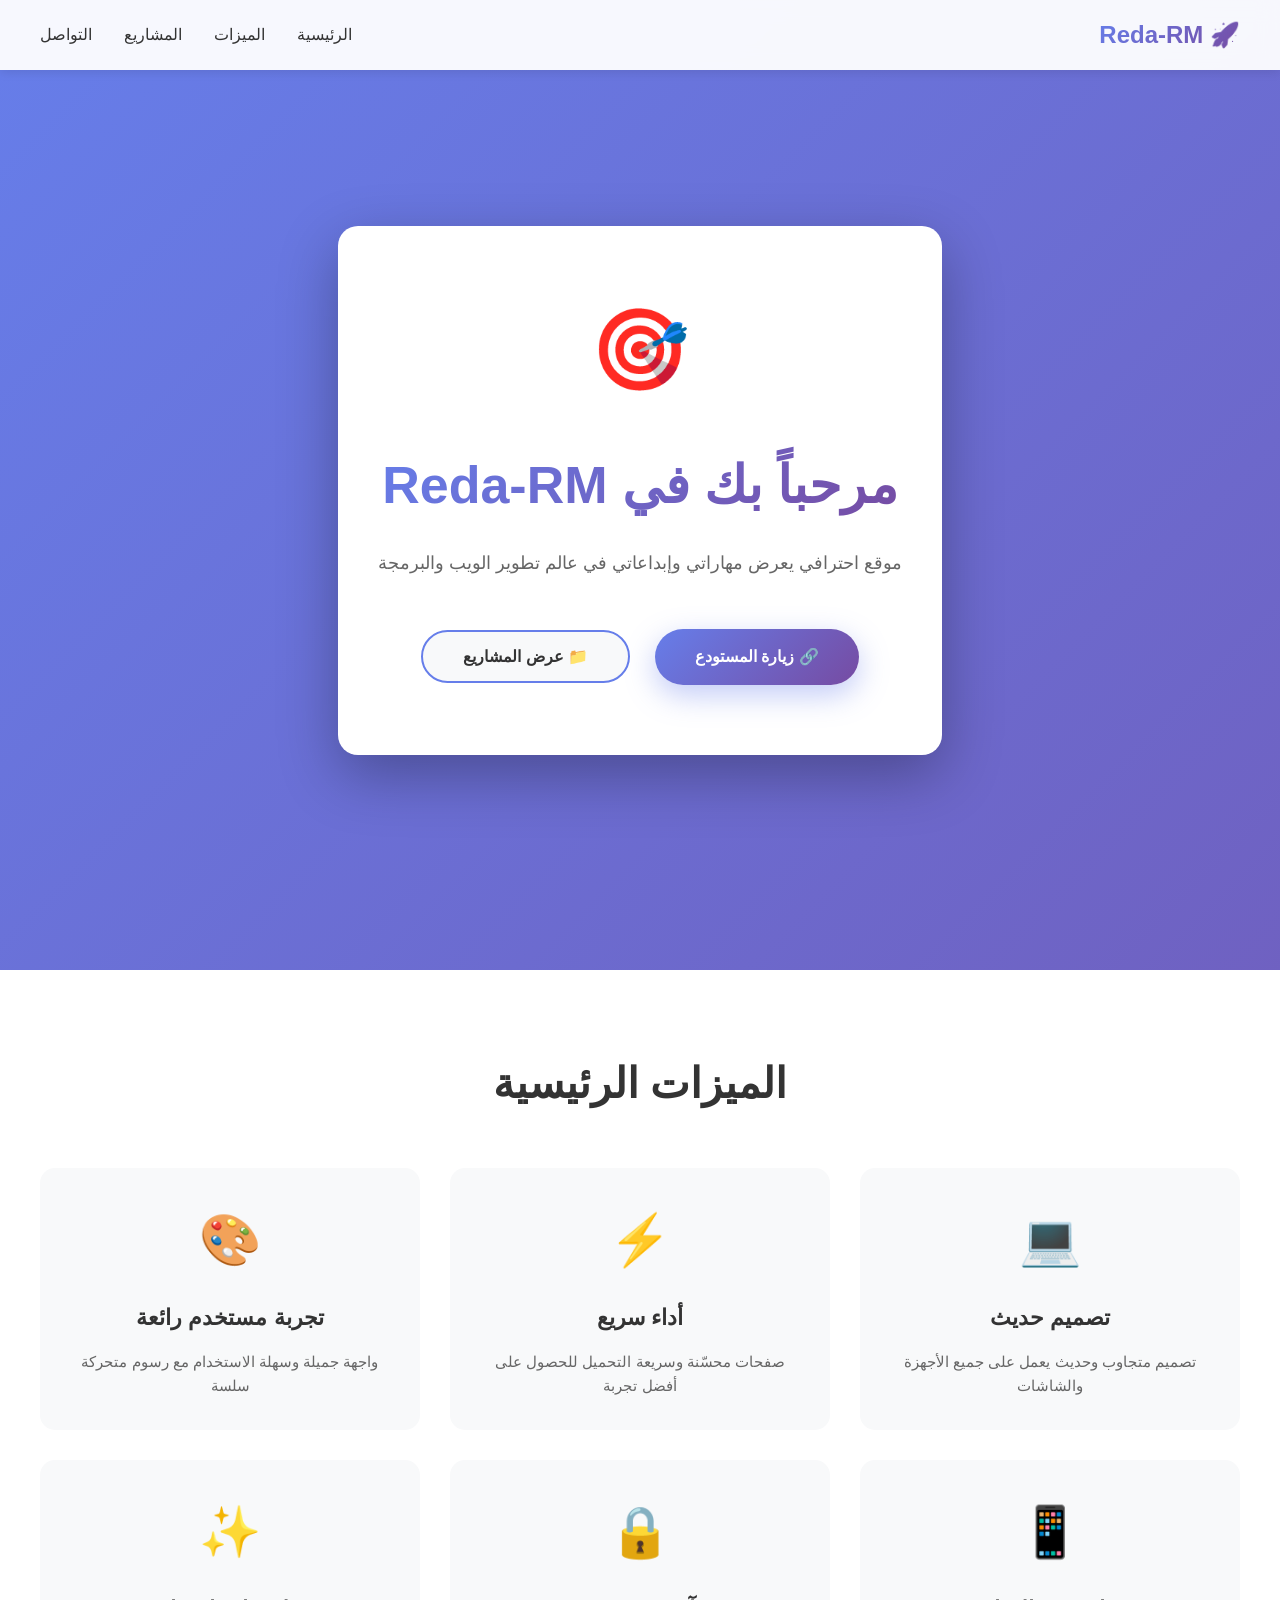
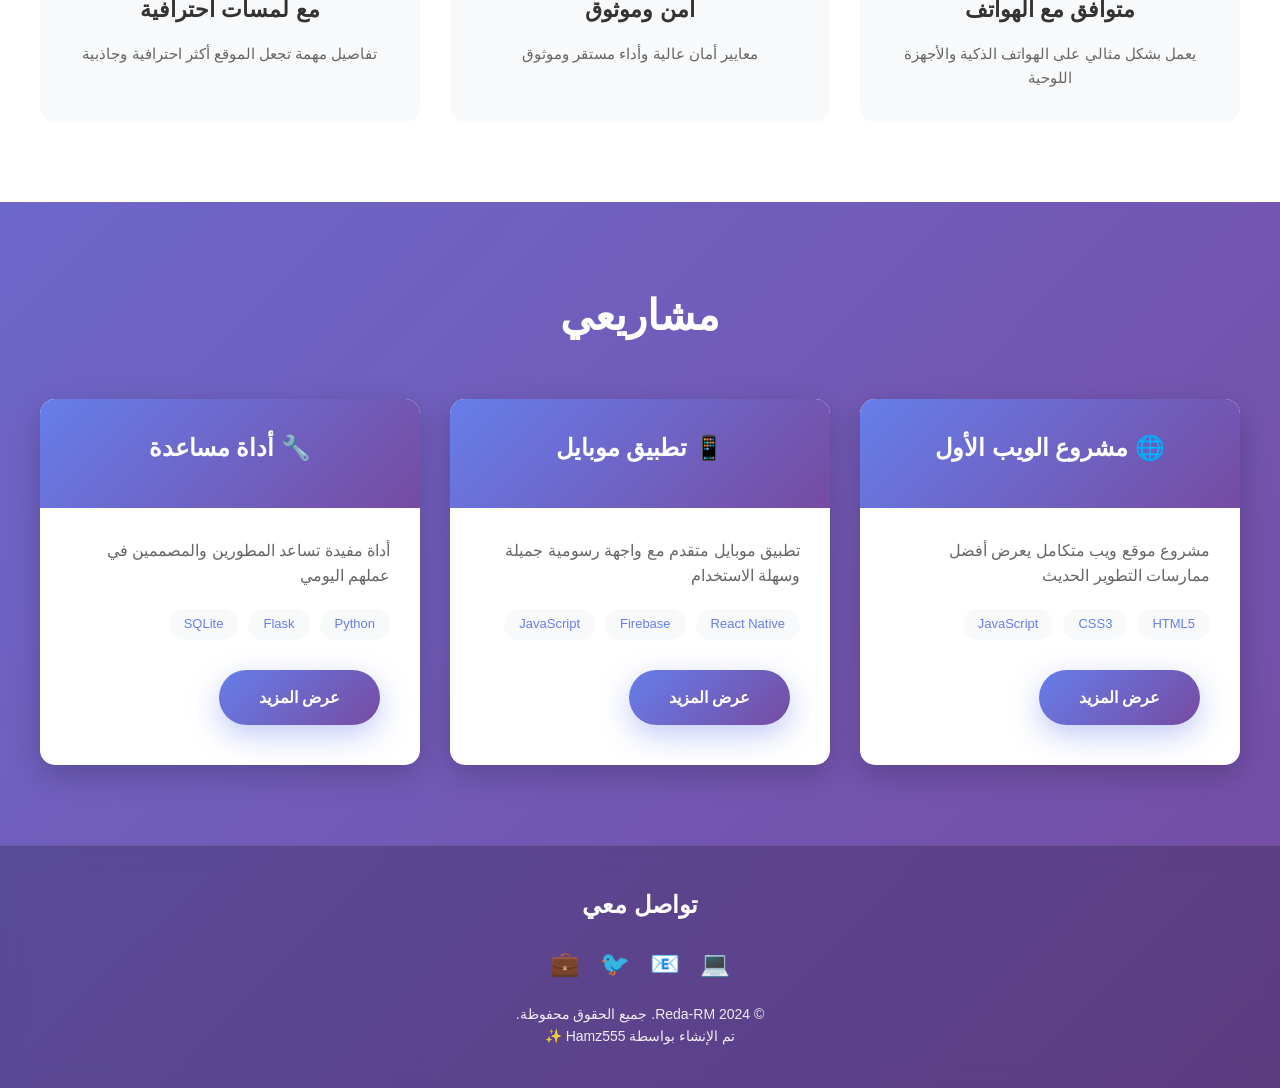
<file: index.html>
<!DOCTYPE html>
<html lang="ar" dir="rtl">
<head>
    <meta charset="UTF-8">
    <meta name="viewport" content="width=device-width, initial-scale=1.0">
    <meta name="description" content="مشروع ريدا - موقع احترافي يعرض مهاراتي وأعمالي">
    <meta name="keywords" content="ريدا، HTML، CSS، مشروع، GitHub">
    <meta name="author" content="Hamz555">
    <title>Reda-RM | مشروع احترافي</title>
    <style>
        * {
            margin: 0;
            padding: 0;
            box-sizing: border-box;
        }
        
        :root {
            --primary-color: #667eea;
            --secondary-color: #764ba2;
            --text-dark: #333;
            --text-light: #666;
            --bg-light: #f8f9fa;
            --white: #ffffff;
            --shadow: 0 20px 60px rgba(0, 0, 0, 0.3);
            --shadow-hover: 0 15px 40px rgba(102, 126, 234, 0.6);
        }
        
        html {
            scroll-behavior: smooth;
        }
        
        body {
            font-family: 'Segoe UI', Tahoma, Geneva, Verdana, sans-serif;
            background: linear-gradient(135deg, var(--primary-color) 0%, var(--secondary-color) 100%);
            min-height: 100vh;
            color: var(--text-dark);
            line-height: 1.6;
        }
        
        /* Navigation */
        nav {
            background: rgba(255, 255, 255, 0.95);
            backdrop-filter: blur(10px);
            padding: 1rem 2rem;
            position: sticky;
            top: 0;
            z-index: 100;
            box-shadow: 0 2px 10px rgba(0, 0, 0, 0.1);
        }
        
        nav .container {
            max-width: 1200px;
            margin: 0 auto;
            display: flex;
            justify-content: space-between;
            align-items: center;
        }
        
        nav .logo {
            font-size: 24px;
            font-weight: bold;
            background: linear-gradient(135deg, var(--primary-color) 0%, var(--secondary-color) 100%);
            -webkit-background-clip: text;
            -webkit-text-fill-color: transparent;
            background-clip: text;
        }
        
        nav ul {
            list-style: none;
            display: flex;
            gap: 2rem;
        }
        
        nav a {
            text-decoration: none;
            color: var(--text-dark);
            font-weight: 500;
            transition: color 0.3s;
        }
        
        nav a:hover {
            color: var(--primary-color);
        }
        
        /* Hero Section */
        .hero {
            display: flex;
            justify-content: center;
            align-items: center;
            min-height: calc(100vh - 60px);
            padding: 40px 20px;
        }
        
        .hero .container {
            background: var(--white);
            border-radius: 20px;
            box-shadow: var(--shadow);
            padding: 60px 40px;
            text-align: center;
            max-width: 700px;
            animation: slideUp 0.8s ease-out;
        }
        
        @keyframes slideUp {
            from {
                opacity: 0;
                transform: translateY(40px);
            }
            to {
                opacity: 1;
                transform: translateY(0);
            }
        }
        
        .emoji {
            font-size: 80px;
            margin-bottom: 30px;
            animation: bounce 2s infinite;
        }
        
        @keyframes bounce {
            0%, 100% { transform: translateY(0); }
            50% { transform: translateY(-20px); }
        }
        
        h1 {
            color: var(--text-dark);
            font-size: 52px;
            margin-bottom: 20px;
            background: linear-gradient(135deg, var(--primary-color) 0%, var(--secondary-color) 100%);
            -webkit-background-clip: text;
            -webkit-text-fill-color: transparent;
            background-clip: text;
        }
        
        .description {
            color: var(--text-light);
            font-size: 18px;
            margin-bottom: 40px;
            line-height: 1.8;
        }
        
        /* Button Styles */
        .btn {
            display: inline-block;
            padding: 15px 40px;
            border-radius: 50px;
            text-decoration: none;
            font-weight: bold;
            font-size: 16px;
            transition: all 0.3s ease;
            border: none;
            cursor: pointer;
            margin: 10px;
        }
        
        .btn-primary {
            background: linear-gradient(135deg, var(--primary-color) 0%, var(--secondary-color) 100%);
            color: var(--white);
            box-shadow: 0 10px 30px rgba(102, 126, 234, 0.4);
        }
        
        .btn-primary:hover {
            transform: translateY(-3px);
            box-shadow: var(--shadow-hover);
        }
        
        .btn-secondary {
            background: var(--bg-light);
            color: var(--text-dark);
            border: 2px solid var(--primary-color);
        }
        
        .btn-secondary:hover {
            background: var(--primary-color);
            color: var(--white);
        }
        
        /* Features Section */
        .features {
            background: var(--white);
            padding: 80px 20px;
            margin-top: 60px;
        }
        
        .features .container {
            max-width: 1200px;
            margin: 0 auto;
        }
        
        .features h2 {
            text-align: center;
            font-size: 42px;
            margin-bottom: 50px;
            color: var(--text-dark);
        }
        
        .features-grid {
            display: grid;
            grid-template-columns: repeat(auto-fit, minmax(280px, 1fr));
            gap: 30px;
        }
        
        .feature-card {
            background: var(--bg-light);
            padding: 30px;
            border-radius: 15px;
            text-align: center;
            transition: all 0.3s ease;
            border: 2px solid transparent;
        }
        
        .feature-card:hover {
            border-color: var(--primary-color);
            transform: translateY(-5px);
            box-shadow: 0 10px 30px rgba(0, 0, 0, 0.1);
        }
        
        .feature-icon {
            font-size: 50px;
            margin-bottom: 20px;
        }
        
        .feature-card h3 {
            font-size: 22px;
            margin-bottom: 15px;
            color: var(--text-dark);
        }
        
        .feature-card p {
            color: var(--text-light);
            font-size: 15px;
        }
        
        /* Projects Section */
        .projects {
            padding: 80px 20px;
        }
        
        .projects .container {
            max-width: 1200px;
            margin: 0 auto;
        }
        
        .projects h2 {
            text-align: center;
            font-size: 42px;
            margin-bottom: 50px;
            color: var(--white);
        }
        
        .projects-grid {
            display: grid;
            grid-template-columns: repeat(auto-fit, minmax(300px, 1fr));
            gap: 30px;
        }
        
        .project-card {
            background: var(--white);
            border-radius: 15px;
            overflow: hidden;
            box-shadow: 0 10px 30px rgba(0, 0, 0, 0.2);
            transition: all 0.3s ease;
            animation: fadeIn 0.8s ease-out;
        }
        
        @keyframes fadeIn {
            from {
                opacity: 0;
                transform: translateY(20px);
            }
            to {
                opacity: 1;
                transform: translateY(0);
            }
        }
        
        .project-card:hover {
            transform: translateY(-10px);
            box-shadow: 0 20px 50px rgba(0, 0, 0, 0.3);
        }
        
        .project-header {
            background: linear-gradient(135deg, var(--primary-color) 0%, var(--secondary-color) 100%);
            padding: 30px;
            color: var(--white);
            text-align: center;
        }
        
        .project-header h3 {
            font-size: 24px;
            margin-bottom: 10px;
        }
        
        .project-content {
            padding: 30px;
        }
        
        .project-content p {
            color: var(--text-light);
            margin-bottom: 20px;
        }
        
        .tech-tags {
            display: flex;
            flex-wrap: wrap;
            gap: 10px;
            margin-bottom: 20px;
        }
        
        .tech-tag {
            background: var(--bg-light);
            color: var(--primary-color);
            padding: 5px 15px;
            border-radius: 20px;
            font-size: 13px;
            font-weight: 500;
        }
        
        /* Footer */
        footer {
            background: rgba(0, 0, 0, 0.2);
            color: var(--white);
            text-align: center;
            padding: 40px 20px;
            backdrop-filter: blur(10px);
            border-top: 1px solid rgba(255, 255, 255, 0.1);
        }
        
        .footer-content {
            max-width: 1200px;
            margin: 0 auto;
        }
        
        .social-links {
            margin: 20px 0;
            display: flex;
            justify-content: center;
            gap: 20px;
            flex-wrap: wrap;
        }
        
        .social-links a {
            color: var(--white);
            text-decoration: none;
            font-size: 24px;
            transition: transform 0.3s;
        }
        
        .social-links a:hover {
            transform: scale(1.2);
        }
        
        .footer-text {
            margin-top: 20px;
            font-size: 14px;
            opacity: 0.9;
        }
        
        /* Responsive Design */
        @media (max-width: 768px) {
            nav ul {
                gap: 1rem;
            }
            
            h1 {
                font-size: 36px;
            }
            
            .hero .container {
                padding: 40px 30px;
            }
            
            .emoji {
                font-size: 60px;
            }
            
            .features h2,
            .projects h2 {
                font-size: 32px;
            }
            
            .features {
                padding: 60px 20px;
            }
            
            .projects {
                padding: 60px 20px;
            }
        }
        
        @media (max-width: 480px) {
            nav ul {
                flex-direction: column;
                gap: 0.5rem;
            }
            
            h1 {
                font-size: 28px;
            }
            
            .description {
                font-size: 16px;
            }
            
            .btn {
                display: block;
                margin: 10px 0;
            }
        }
        
        /* Scroll to top button */
        .scroll-top {
            position: fixed;
            bottom: 30px;
            right: 30px;
            width: 50px;
            height: 50px;
            background: linear-gradient(135deg, var(--primary-color) 0%, var(--secondary-color) 100%);
            color: var(--white);
            border: none;
            border-radius: 50%;
            cursor: pointer;
            display: none;
            justify-content: center;
            align-items: center;
            font-size: 24px;
            box-shadow: 0 10px 30px rgba(102, 126, 234, 0.4);
            transition: all 0.3s ease;
            z-index: 99;
        }
        
        .scroll-top:hover {
            transform: translateY(-5px);
            box-shadow: var(--shadow-hover);
        }
        
        .scroll-top.show {
            display: flex;
        }
    </style>
</head>
<body>
    <!-- Navigation -->
    <nav>
        <div class="container">
            <div class="logo">🚀 Reda-RM</div>
            <ul>
                <li><a href="#hero">الرئيسية</a></li>
                <li><a href="#features">الميزات</a></li>
                <li><a href="#projects">المشاريع</a></li>
                <li><a href="#contact">التواصل</a></li>
            </ul>
        </div>
    </nav>
    
    <!-- Hero Section -->
    <section class="hero" id="hero">
        <div class="container">
            <div class="emoji">🎯</div>
            <h1>مرحباً بك في Reda-RM</h1>
            <p class="description">
                موقع احترافي يعرض مهاراتي وإبداعاتي في عالم تطوير الويب والبرمجة
            </p>
            <div>
                <a href="https://github.com/Hamz555/Reda-RM" class="btn btn-primary" target="_blank">
                    🔗 زيارة المستودع
                </a>
                <button class="btn btn-secondary" onclick="document.getElementById('projects').scrollIntoView(true)">
                    📁 عرض المشاريع
                </button>
            </div>
        </div>
    </section>
    
    <!-- Features Section -->
    <section class="features" id="features">
        <div class="container">
            <h2>الميزات الرئيسية</h2>
            <div class="features-grid">
                <div class="feature-card">
                    <div class="feature-icon">💻</div>
                    <h3>تصميم حديث</h3>
                    <p>تصميم متجاوب وحديث يعمل على جميع الأجهزة والشاشات</p>
                </div>
                <div class="feature-card">
                    <div class="feature-icon">⚡</div>
                    <h3>أداء سريع</h3>
                    <p>صفحات محسّنة وسريعة التحميل للحصول على أفضل تجربة</p>
                </div>
                <div class="feature-card">
                    <div class="feature-icon">🎨</div>
                    <h3>تجربة مستخدم رائعة</h3>
                    <p>واجهة جميلة وسهلة الاستخدام مع رسوم متحركة سلسة</p>
                </div>
                <div class="feature-card">
                    <div class="feature-icon">📱</div>
                    <h3>متوافق مع الهواتف</h3>
                    <p>يعمل بشكل مثالي على الهواتف الذكية والأجهزة اللوحية</p>
                </div>
                <div class="feature-card">
                    <div class="feature-icon">🔒</div>
                    <h3>آمن وموثوق</h3>
                    <p>معايير أمان عالية وأداء مستقر وموثوق</p>
                </div>
                <div class="feature-card">
                    <div class="feature-icon">✨</div>
                    <h3>مع لمسات احترافية</h3>
                    <p>تفاصيل مهمة تجعل الموقع أكثر احترافية وجاذبية</p>
                </div>
            </div>
        </div>
    </section>
    
    <!-- Projects Section -->
    <section class="projects" id="projects">
        <div class="container">
            <h2>مشاريعي</h2>
            <div class="projects-grid">
                <div class="project-card">
                    <div class="project-header">
                        <h3>🌐 مشروع الويب الأول</h3>
                    </div>
                    <div class="project-content">
                        <p>مشروع موقع ويب متكامل يعرض أفضل ممارسات التطوير الحديث</p>
                        <div class="tech-tags">
                            <span class="tech-tag">HTML5</span>
                            <span class="tech-tag">CSS3</span>
                            <span class="tech-tag">JavaScript</span>
                        </div>
                        <a href="#" class="btn btn-primary">عرض المزيد</a>
                    </div>
                </div>
                
                <div class="project-card">
                    <div class="project-header">
                        <h3>📱 تطبيق موبايل</h3>
                    </div>
                    <div class="project-content">
                        <p>تطبيق موبايل متقدم مع واجهة رسومية جميلة وسهلة الاستخدام</p>
                        <div class="tech-tags">
                            <span class="tech-tag">React Native</span>
                            <span class="tech-tag">Firebase</span>
                            <span class="tech-tag">JavaScript</span>
                        </div>
                        <a href="#" class="btn btn-primary">عرض المزيد</a>
                    </div>
                </div>
                
                <div class="project-card">
                    <div class="project-header">
                        <h3>🔧 أداة مساعدة</h3>
                    </div>
                    <div class="project-content">
                        <p>أداة مفيدة تساعد المطورين والمصممين في عملهم اليومي</p>
                        <div class="tech-tags">
                            <span class="tech-tag">Python</span>
                            <span class="tech-tag">Flask</span>
                            <span class="tech-tag">SQLite</span>
                        </div>
                        <a href="#" class="btn btn-primary">عرض المزيد</a>
                    </div>
                </div>
            </div>
        </div>
    </section>
    
    <!-- Footer -->
    <footer id="contact">
        <div class="footer-content">
            <h2>تواصل معي</h2>
            <div class="social-links">
                <a href="https://github.com/Hamz555" target="_blank" title="GitHub">💻</a>
                <a href="mailto:contact@example.com" title="البريد الإلكتروني">📧</a>
                <a href="https://twitter.com" target="_blank" title="Twitter">🐦</a>
                <a href="https://linkedin.com" target="_blank" title="LinkedIn">💼</a>
            </div>
            <div class="footer-text">
                <p>© 2024 Reda-RM. جميع الحقوق محفوظة.</p>
                <p>تم الإنشاء بواسطة Hamz555 ✨</p>
            </div>
        </div>
    </footer>
    
    <!-- Scroll to Top Button -->
    <button class="scroll-top" id="scrollTop">⬆</button>
    
    <!-- JavaScript -->
    <script>
        // Scroll to top button functionality
        const scrollTopBtn = document.getElementById('scrollTop');
        
        window.addEventListener('scroll', () => {
            if (window.pageYOffset > 300) {
                scrollTopBtn.classList.add('show');
            } else {
                scrollTopBtn.classList.remove('show');
            }
        });
        
        scrollTopBtn.addEventListener('click', () => {
            window.scrollTo({
                top: 0,
                behavior: 'smooth'
            });
        });
        
        // Smooth scroll for navigation links
        document.querySelectorAll('a[href^="#"]').forEach(anchor => {
            anchor.addEventListener('click', function (e) {
                const href = this.getAttribute('href');
                if (href !== '#' && document.querySelector(href)) {
                    e.preventDefault();
                    document.querySelector(href).scrollIntoView({
                        behavior: 'smooth'
                    });
                }
            });
        });
        
        // Add animation on scroll
        const observerOptions = {
            threshold: 0.1,
            rootMargin: '0px 0px -100px 0px'
        };
        
        const observer = new IntersectionObserver((entries) => {
            entries.forEach(entry => {
                if (entry.isIntersecting) {
                    entry.target.style.opacity = '1';
                    entry.target.style.transform = 'translateY(0)';
                }
            });
        }, observerOptions);
        
        document.querySelectorAll('.feature-card, .project-card').forEach(card => {
            card.style.opacity = '0';
            card.style.transform = 'translateY(20px)';
            card.style.transition = 'opacity 0.6s ease, transform 0.6s ease';
            observer.observe(card);
        });
    </script>
</body>
</html>
</file>
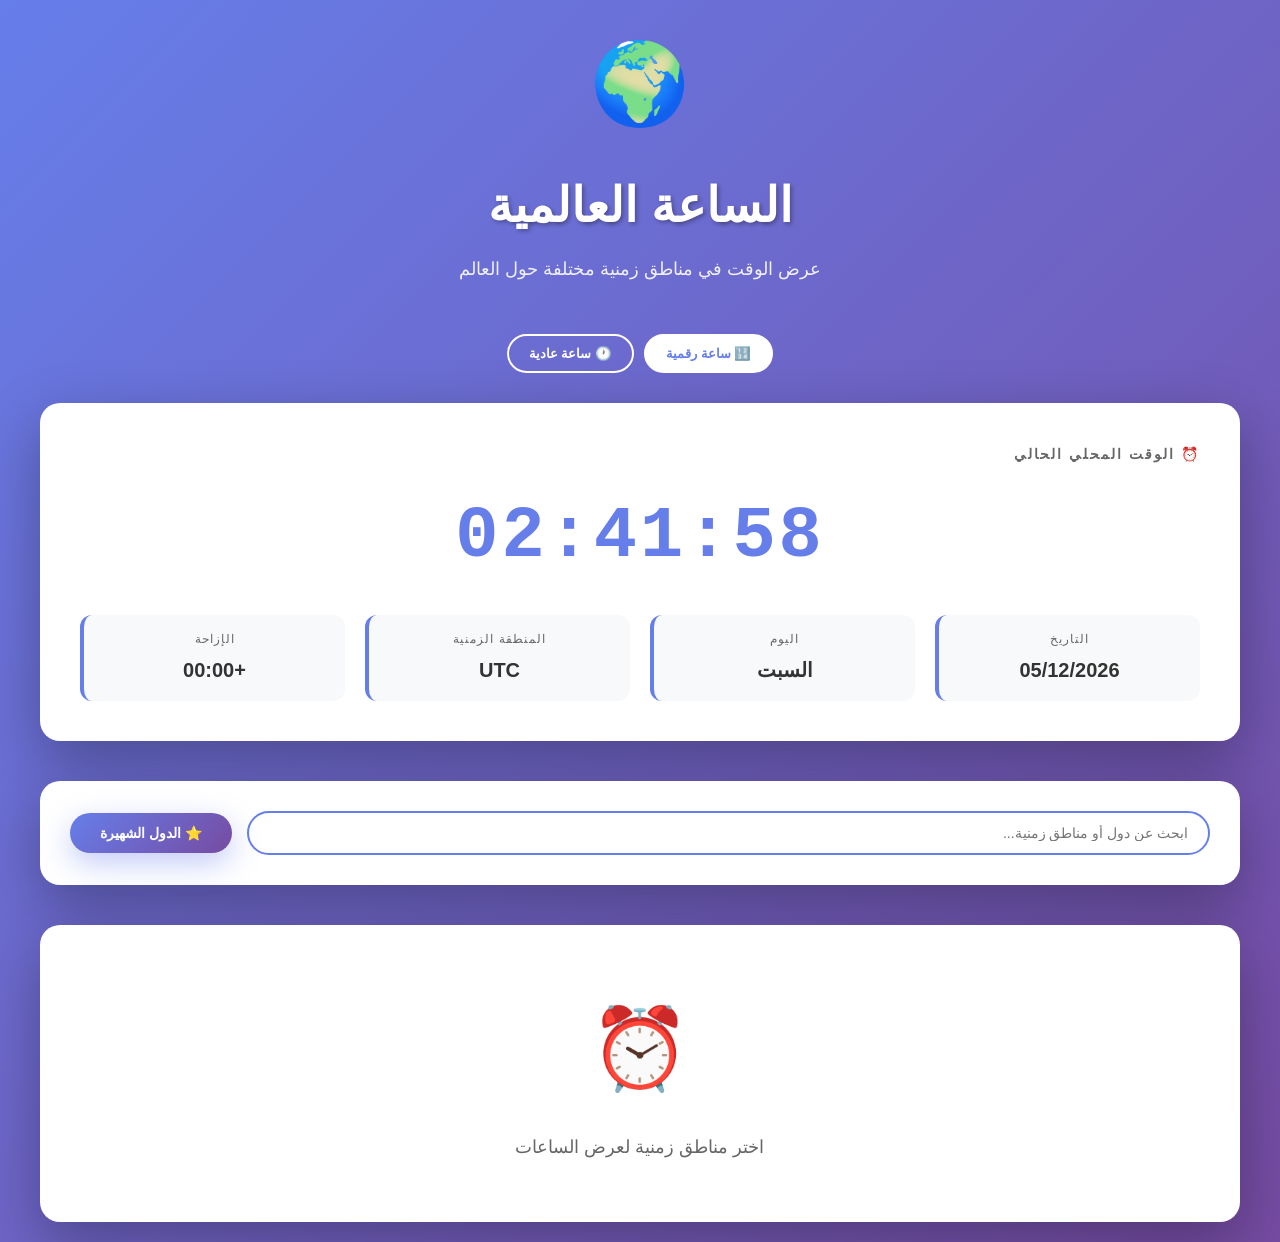
<file: world-clock.html>
<!DOCTYPE html>
<html lang="ar" dir="rtl">
<head>
    <meta charset="UTF-8">
    <meta name="viewport" content="width=device-width, initial-scale=1.0">
    <meta name="description" content="ساعة رقمية عالمية - عرض الوقت في مناطق زمنية مختلفة حول العالم">
    <title>الساعة العالمية - World Clock</title>
    <style>
        * {
            margin: 0;
            padding: 0;
            box-sizing: border-box;
        }

        :root {
            --primary-color: #667eea;
            --secondary-color: #764ba2;
            --success-color: #10b981;
            --text-dark: #333;
            --text-light: #666;
            --bg-light: #f8f9fa;
            --white: #ffffff;
            --shadow: 0 20px 60px rgba(0, 0, 0, 0.3);
            --shadow-hover: 0 15px 40px rgba(102, 126, 234, 0.6);
        }

        html {
            scroll-behavior: smooth;
        }

        body {
            font-family: 'Segoe UI', Tahoma, Geneva, Verdana, sans-serif;
            background: linear-gradient(135deg, var(--primary-color) 0%, var(--secondary-color) 100%);
            min-height: 100vh;
            color: var(--text-dark);
            line-height: 1.6;
            padding: 20px;
        }

        /* Main Container */
        .container {
            max-width: 1200px;
            margin: 0 auto;
        }

        /* Header */
        .header {
            text-align: center;
            color: var(--white);
            margin-bottom: 50px;
            animation: slideDown 0.8s ease-out;
        }

        @keyframes slideDown {
            from {
                opacity: 0;
                transform: translateY(-30px);
            }
            to {
                opacity: 1;
                transform: translateY(0);
            }
        }

        .header-emoji {
            font-size: 80px;
            margin-bottom: 20px;
            animation: rotate 20s linear infinite;
        }

        @keyframes rotate {
            0%, 100% { transform: rotate(0deg); }
            25% { transform: rotate(5deg); }
            50% { transform: rotate(0deg); }
            75% { transform: rotate(-5deg); }
        }

        h1 {
            font-size: 48px;
            margin-bottom: 10px;
            text-shadow: 2px 2px 4px rgba(0, 0, 0, 0.3);
        }

        .subtitle {
            font-size: 18px;
            opacity: 0.9;
        }

        /* Local Time Display */
        .local-time-section {
            background: var(--white);
            border-radius: 20px;
            padding: 40px;
            margin-bottom: 40px;
            box-shadow: var(--shadow);
            animation: slideUp 0.8s ease-out;
        }

        @keyframes slideUp {
            from {
                opacity: 0;
                transform: translateY(30px);
            }
            to {
                opacity: 1;
                transform: translateY(0);
            }
        }

        .local-time-label {
            font-size: 14px;
            color: var(--text-light);
            text-transform: uppercase;
            letter-spacing: 2px;
            margin-bottom: 15px;
            font-weight: 600;
        }

        .local-time-display {
            font-size: 72px;
            font-weight: bold;
            color: var(--primary-color);
            font-family: 'Courier New', monospace;
            text-align: center;
            margin-bottom: 20px;
            letter-spacing: 3px;
        }

        .local-info {
            display: grid;
            grid-template-columns: repeat(auto-fit, minmax(150px, 1fr));
            gap: 20px;
            text-align: center;
        }

        .info-item {
            background: var(--bg-light);
            padding: 15px;
            border-radius: 12px;
            border-left: 4px solid var(--primary-color);
        }

        .info-label {
            font-size: 12px;
            color: var(--text-light);
            text-transform: uppercase;
            letter-spacing: 1px;
            margin-bottom: 5px;
        }

        .info-value {
            font-size: 20px;
            font-weight: bold;
            color: var(--text-dark);
        }

        /* Controls Section */
        .controls-section {
            background: var(--white);
            border-radius: 20px;
            padding: 30px;
            margin-bottom: 40px;
            box-shadow: var(--shadow);
            display: flex;
            flex-wrap: wrap;
            gap: 15px;
            align-items: center;
            justify-content: center;
        }

        .search-box {
            flex: 1;
            min-width: 200px;
            padding: 12px 20px;
            border: 2px solid var(--primary-color);
            border-radius: 25px;
            font-size: 14px;
            outline: none;
            transition: all 0.3s ease;
        }

        .search-box:focus {
            box-shadow: 0 0 0 3px rgba(102, 126, 234, 0.1);
        }

        .btn {
            padding: 12px 30px;
            border: none;
            border-radius: 25px;
            font-size: 14px;
            font-weight: 600;
            cursor: pointer;
            transition: all 0.3s ease;
            display: flex;
            align-items: center;
            gap: 8px;
        }

        .btn-primary {
            background: linear-gradient(135deg, var(--primary-color) 0%, var(--secondary-color) 100%);
            color: var(--white);
            box-shadow: 0 10px 30px rgba(102, 126, 234, 0.4);
        }

        .btn-primary:hover {
            transform: translateY(-3px);
            box-shadow: var(--shadow-hover);
        }

        .btn:active {
            transform: translateY(-1px);
        }

        .btn:disabled {
            opacity: 0.6;
            cursor: not-allowed;
            transform: none;
        }

        /* Timezone Buttons */
        .preset-timezones {
            display: flex;
            flex-wrap: wrap;
            gap: 10px;
            justify-content: center;
        }

        .tz-btn {
            padding: 10px 18px;
            border: 2px solid var(--primary-color);
            background: var(--white);
            color: var(--primary-color);
            border-radius: 20px;
            cursor: pointer;
            font-size: 12px;
            font-weight: 600;
            transition: all 0.3s ease;
        }

        .tz-btn:hover {
            background: var(--primary-color);
            color: var(--white);
            transform: translateY(-2px);
        }

        /* Clocks Grid */
        .clocks-grid {
            display: grid;
            grid-template-columns: repeat(auto-fit, minmax(280px, 1fr));
            gap: 25px;
            margin-bottom: 40px;
        }

        .clock-card {
            background: var(--white);
            border-radius: 20px;
            padding: 30px;
            box-shadow: var(--shadow);
            transition: all 0.3s ease;
            animation: fadeIn 0.6s ease-out;
            position: relative;
            overflow: hidden;
        }

        @keyframes fadeIn {
            from {
                opacity: 0;
                transform: scale(0.95);
            }
            to {
                opacity: 1;
                transform: scale(1);
            }
        }

        .clock-card:hover {
            transform: translateY(-10px);
            box-shadow: 0 20px 50px rgba(0, 0, 0, 0.3);
        }

        .clock-card::before {
            content: '';
            position: absolute;
            top: 0;
            left: 0;
            right: 0;
            height: 4px;
            background: linear-gradient(90deg, var(--primary-color) 0%, var(--secondary-color) 100%);
        }

        .timezone-name {
            font-size: 12px;
            color: var(--text-light);
            text-transform: uppercase;
            letter-spacing: 1px;
            margin-bottom: 10px;
            font-weight: 600;
        }

        .country-name {
            font-size: 18px;
            color: var(--text-dark);
            font-weight: bold;
            margin-bottom: 20px;
        }

        .digital-clock {
            font-size: 48px;
            font-weight: bold;
            color: var(--primary-color);
            font-family: 'Courier New', monospace;
            text-align: center;
            margin-bottom: 15px;
            letter-spacing: 2px;
            text-shadow: 0 2px 4px rgba(0, 0, 0, 0.1);
        }

        .clock-info {
            display: flex;
            justify-content: space-between;
            text-align: center;
            margin-bottom: 15px;
            padding: 0 10px;
        }

        .info-small {
            flex: 1;
        }

        .info-small-label {
            font-size: 11px;
            color: var(--text-light);
            text-transform: uppercase;
            letter-spacing: 1px;
        }

        .info-small-value {
            font-size: 14px;
            color: var(--text-dark);
            font-weight: 600;
            margin-top: 4px;
        }

        .clock-actions {
            display: flex;
            gap: 10px;
            justify-content: center;
            margin-top: 15px;
        }

        .action-btn {
            flex: 1;
            padding: 8px;
            border: 2px solid var(--bg-light);
            background: var(--white);
            color: var(--primary-color);
            border-radius: 8px;
            cursor: pointer;
            font-size: 16px;
            transition: all 0.3s ease;
        }

        .action-btn:hover {
            border-color: var(--primary-color);
            background: var(--bg-light);
        }

        .remove-btn:hover {
            border-color: #ef4444;
            color: #ef4444;
        }

        /* Analog Clock */
        .analog-clock {
            position: relative;
            width: 200px;
            height: 200px;
            margin: 0 auto 20px;
            border: 8px solid var(--primary-color);
            border-radius: 50%;
            background: linear-gradient(135deg, #f0f4ff 0%, #f5e6ff 100%);
            box-shadow: 0 10px 30px rgba(102, 126, 234, 0.2);
        }

        .center-dot {
            position: absolute;
            width: 12px;
            height: 12px;
            background: var(--primary-color);
            border-radius: 50%;
            top: 50%;
            left: 50%;
            transform: translate(-50%, -50%);
            z-index: 10;
        }

        .hand {
            position: absolute;
            bottom: 50%;
            left: 50%;
            transform-origin: bottom center;
            background: var(--primary-color);
            border-radius: 10px;
        }

        .hour-hand {
            width: 6px;
            height: 50px;
            margin-left: -3px;
            background: var(--text-dark);
        }

        .minute-hand {
            width: 4px;
            height: 65px;
            margin-left: -2px;
            background: var(--primary-color);
        }

        .second-hand {
            width: 2px;
            height: 75px;
            margin-left: -1px;
            background: #ef4444;
        }

        .clock-number {
            position: absolute;
            width: 100%;
            height: 100%;
            text-align: center;
            font-size: 14px;
            font-weight: bold;
            color: var(--primary-color);
        }

        .clock-number span {
            display: inline-block;
            position: absolute;
            left: 50%;
            transform: translateX(-50%);
            width: 30px;
        }

        /* Empty State */
        .empty-state {
            text-align: center;
            padding: 60px 20px;
            background: var(--white);
            border-radius: 20px;
            box-shadow: var(--shadow);
        }

        .empty-emoji {
            font-size: 80px;
            margin-bottom: 20px;
        }

        .empty-text {
            color: var(--text-light);
            font-size: 18px;
        }

        /* Toggle Button */
        .view-toggle {
            display: flex;
            gap: 10px;
            margin-bottom: 30px;
            justify-content: center;
        }

        .toggle-btn {
            padding: 10px 20px;
            border: 2px solid var(--white);
            background: transparent;
            color: var(--white);
            border-radius: 25px;
            cursor: pointer;
            font-weight: 600;
            transition: all 0.3s ease;
        }

        .toggle-btn.active {
            background: var(--white);
            color: var(--primary-color);
        }

        /* Responsive */
        @media (max-width: 768px) {
            h1 {
                font-size: 36px;
            }

            .local-time-display {
                font-size: 48px;
            }

            .clocks-grid {
                grid-template-columns: 1fr;
            }

            .controls-section {
                flex-direction: column;
            }

            .search-box {
                width: 100%;
            }

            .header-emoji {
                font-size: 60px;
            }
        }

        @media (max-width: 480px) {
            .local-time-section {
                padding: 25px;
            }

            .local-time-display {
                font-size: 36px;
            }

            .digital-clock {
                font-size: 36px;
            }

            .analog-clock {
                width: 150px;
                height: 150px;
            }
        }
    </style>
</head>
<body>
    <div class="container">
        <!-- Header -->
        <div class="header">
            <div class="header-emoji">🌍</div>
            <h1>الساعة العالمية</h1>
            <p class="subtitle">عرض الوقت في مناطق زمنية مختلفة حول العالم</p>
        </div>

        <!-- View Toggle -->
        <div class="view-toggle">
            <button class="toggle-btn active" onclick="setView('digital')">
                🔢 ساعة رقمية
            </button>
            <button class="toggle-btn" onclick="setView('analog')">
                🕐 ساعة عادية
            </button>
        </div>

        <!-- Local Time Display -->
        <div class="local-time-section">
            <div class="local-time-label">⏰ الوقت المحلي الحالي</div>
            <div class="local-time-display" id="localTime">00:00:00</div>
            <div class="local-info">
                <div class="info-item">
                    <div class="info-label">التاريخ</div>
                    <div class="info-value" id="localDate">--/--/----</div>
                </div>
                <div class="info-item">
                    <div class="info-label">اليوم</div>
                    <div class="info-value" id="localDay">---</div>
                </div>
                <div class="info-item">
                    <div class="info-label">المنطقة الزمنية</div>
                    <div class="info-value" id="localTimezone">UTC</div>
                </div>
                <div class="info-item">
                    <div class="info-label">الإزاحة</div>
                    <div class="info-value" id="localOffset">+00:00</div>
                </div>
            </div>
        </div>

        <!-- Controls -->
        <div class="controls-section">
            <input 
                type="text" 
                id="searchInput" 
                class="search-box" 
                placeholder="ابحث عن دول أو مناطق زمنية..."
                onkeyup="filterTimezones(this.value)"
            >
            <button class="btn btn-primary" onclick="showPresets()">
                ⭐ الدول الشهيرة
            </button>
        </div>

        <!-- Preset Timezones -->
        <div id="presetContainer" style="text-align: center; margin-bottom: 30px; display: none;">
            <div style="color: var(--white); margin-bottom: 15px; font-weight: 600;">اختر من الدول الشهيرة:</div>
            <div class="preset-timezones">
                <button class="tz-btn" onclick="addTimezone('Asia/Dubai')">🇦🇪 الإمارات</button>
                <button class="tz-btn" onclick="addTimezone('Asia/Riyadh')">🇸🇦 السعودية</button>
                <button class="tz-btn" onclick="addTimezone('Europe/London')">🇬🇧 لندن</button>
                <button class="tz-btn" onclick="addTimezone('Europe/Paris')">🇫🇷 باريس</button>
                <button class="tz-btn" onclick="addTimezone('America/New_York')">🇺🇸 نيويورك</button>
                <button class="tz-btn" onclick="addTimezone('America/Los_Angeles')">🇺🇸 لوس أنجلوس</button>
                <button class="tz-btn" onclick="addTimezone('Asia/Tokyo')">🇯🇵 طوكيو</button>
                <button class="tz-btn" onclick="addTimezone('Asia/Hong_Kong')">🇭🇰 هونج كونج</button>
                <button class="tz-btn" onclick="addTimezone('Australia/Sydney')">🇦🇺 سيدني</button>
                <button class="tz-btn" onclick="addTimezone('Asia/Singapore')">🇸🇬 سنغافورة</button>
            </div>
        </div>

        <!-- Clocks Grid -->
        <div id="clocksGrid" class="clocks-grid"></div>

        <!-- Empty State -->
        <div id="emptyState" class="empty-state" style="display: none;">
            <div class="empty-emoji">⏰</div>
            <p class="empty-text">اختر مناطق زمنية لعرض الساعات</p>
        </div>
    </div>

    <!-- JavaScript -->
    <script>
        // Timezone mapping with country names
        const timezoneMap = {
            'Asia/Dubai': { name: 'دبي', country: 'الإمارات', emoji: '🇦🇪' },
            'Asia/Riyadh': { name: 'الرياض', country: 'السعودية', emoji: '🇸🇦' },
            'Asia/Kuwait': { name: 'الكويت', country: 'الكويت', emoji: '🇰🇼' },
            'Asia/Qatar': { name: 'قطر', country: 'قطر', emoji: '🇶🇦' },
            'Europe/London': { name: 'لندن', country: 'المملكة المتحدة', emoji: '🇬🇧' },
            'Europe/Paris': { name: 'باريس', country: 'فرنسا', emoji: '🇫🇷' },
            'Europe/Berlin': { name: 'برلين', country: 'ألمانيا', emoji: '🇩🇪' },
            'Europe/Rome': { name: 'روما', country: 'إيطاليا', emoji: '🇮🇹' },
            'Europe/Madrid': { name: 'مدريد', country: 'إسبانيا', emoji: '🇪🇸' },
            'Europe/Moscow': { name: 'موسكو', country: 'روسيا', emoji: '🇷🇺' },
            'America/New_York': { name: 'نيويورك', country: 'الولايات المتحدة', emoji: '🇺🇸' },
            'America/Chicago': { name: 'شيكاغو', country: 'الولايات المتحدة', emoji: '🇺🇸' },
            'America/Denver': { name: 'دنفر', country: 'الولايات المتحدة', emoji: '🇺🇸' },
            'America/Los_Angeles': { name: 'لوس أنجلوس', country: 'الولايات المتحدة', emoji: '🇺🇸' },
            'America/Anchorage': { name: 'أنكوريج', country: 'الولايات المتحدة', emoji: '🇺🇸' },
            'America/Toronto': { name: 'تورنتو', country: 'كندا', emoji: '🇨🇦' },
            'America/Vancouver': { name: 'فانكوفر', country: 'كندا', emoji: '🇨🇦' },
            'America/Mexico_City': { name: 'مكسيكو سيتي', country: 'المكسيك', emoji: '🇲🇽' },
            'America/Sao_Paulo': { name: 'ساو باولو', country: 'البرازيل', emoji: '🇧🇷' },
            'America/Buenos_Aires': { name: 'بوينس آيرس', country: 'الأرجنتين', emoji: '🇦🇷' },
            'Asia/Tokyo': { name: 'طوكيو', country: 'اليابان', emoji: '🇯🇵' },
            'Asia/Shanghai': { name: 'شنغهاي', country: 'الصين', emoji: '🇨🇳' },
            'Asia/Hong_Kong': { name: 'هونج كونج', country: 'هونج كونج', emoji: '🇭🇰' },
            'Asia/Bangkok': { name: 'بانكوك', country: 'تايلاند', emoji: '🇹🇭' },
            'Asia/Singapore': { name: 'سنغافورة', country: 'سنغافورة', emoji: '🇸🇬' },
            'Asia/Manila': { name: 'مانيلا', country: 'الفلبين', emoji: '🇵🇭' },
            'Asia/Kolkata': { name: 'نيودلهي', country: 'الهند', emoji: '🇮🇳' },
            'Australia/Sydney': { name: 'سيدني', country: 'أستراليا', emoji: '🇦🇺' },
            'Australia/Melbourne': { name: 'ملبورن', country: 'أستراليا', emoji: '🇦🇺' },
            'Pacific/Auckland': { name: 'أوكلاند', country: 'نيوزيلندا', emoji: '🇳🇿' },
        };

        let selectedTimezones = [];
        let currentView = 'digital';

        // Format time
        function formatTime(date) {
            const hours = String(date.getHours()).padStart(2, '0');
            const minutes = String(date.getMinutes()).padStart(2, '0');
            const seconds = String(date.getSeconds()).padStart(2, '0');
            return `${hours}:${minutes}:${seconds}`;
        }

        // Format date
        function formatDate(date) {
            const year = date.getFullYear();
            const month = String(date.getMonth() + 1).padStart(2, '0');
            const day = String(date.getDate()).padStart(2, '0');
            return `${day}/${month}/${year}`;
        }

        // Get day name
        function getDayName(date) {
            const days = ['الأحد', 'الاثنين', 'الثلاثاء', 'الأربعاء', 'الخميس', 'الجمعة', 'السبت'];
            return days[date.getDay()];
        }

        // Update local time
        function updateLocalTime() {
            const now = new Date();
            document.getElementById('localTime').textContent = formatTime(now);
            document.getElementById('localDate').textContent = formatDate(now);
            document.getElementById('localDay').textContent = getDayName(now);
            
            const offset = -now.getTimezoneOffset();
            const hours = String(Math.floor(Math.abs(offset) / 60)).padStart(2, '0');
            const minutes = String(Math.abs(offset) % 60).padStart(2, '0');
            const sign = offset >= 0 ? '+' : '-';
            document.getElementById('localOffset').textContent = `${sign}${hours}:${minutes}`;
            
            const tz = Intl.DateTimeFormat().resolvedOptions().timeZone;
            document.getElementById('localTimezone').textContent = tz;
        }

        // Add timezone
        function addTimezone(tz) {
            if (!selectedTimezones.includes(tz)) {
                selectedTimezones.push(tz);
                renderClocks();
            }
        }

        // Remove timezone
        function removeTimezone(tz) {
            selectedTimezones = selectedTimezones.filter(t => t !== tz);
            renderClocks();
        }

        // Render clocks
        function renderClocks() {
            const grid = document.getElementById('clocksGrid');
            const emptyState = document.getElementById('emptyState');
            
            if (selectedTimezones.length === 0) {
                grid.style.display = 'none';
                emptyState.style.display = 'block';
                return;
            }
            
            grid.style.display = 'grid';
            emptyState.style.display = 'none';
            
            grid.innerHTML = selectedTimezones.map(tz => {
                const info = timezoneMap[tz] || { name: tz, country: tz, emoji: '🌍' };
                const date = new Date(new Date().toLocaleString('en-US', { timeZone: tz }));
                
                let content = '';
                if (currentView === 'digital') {
                    content = `
                        <div class="digital-clock">${formatTime(date)}</div>
                        <div class="clock-info">
                            <div class="info-small">
                                <div class="info-small-label">التاريخ</div>
                                <div class="info-small-value">${formatDate(date)}</div>
                            </div>
                            <div class="info-small">
                                <div class="info-small-label">اليوم</div>
                                <div class="info-small-value">${getDayName(date)}</div>
                            </div>
                        </div>
                    `;
                } else {
                    const hours = date.getHours() % 12;
                    const minutes = date.getMinutes();
                    const seconds = date.getSeconds();
                    
                    const hourDeg = (hours * 30) + (minutes * 0.5);
                    const minuteDeg = (minutes * 6) + (seconds * 0.1);
                    const secondDeg = seconds * 6;
                    
                    content = `
                        <div class="analog-clock">
                            <div class="center-dot"></div>
                            <div class="hand hour-hand" style="transform: rotate(${hourDeg}deg);"></div>
                            <div class="hand minute-hand" style="transform: rotate(${minuteDeg}deg);"></div>
                            <div class="hand second-hand" style="transform: rotate(${secondDeg}deg);"></div>
                            <div class="clock-number">
                                ${[12, 3, 6, 9].map((n, i) => {
                                    const angle = i * 90 - 90;
                                    const x = Math.cos(angle * Math.PI / 180) * 70;
                                    const y = Math.sin(angle * Math.PI / 180) * 70;
                                    return `<span style="transform: translate(calc(-50% + ${x}px), calc(-50% + ${y}px))">${n}</span>`;
                                }).join('')}
                            </div>
                        </div>
                        <div style="text-align: center; font-size: 16px; color: var(--text-dark); font-weight: 600;">${formatTime(date)}</div>
                    `;
                }
                
                return `
                    <div class="clock-card">
                        <div class="timezone-name">${tz}</div>
                        <div class="country-name">${info.emoji} ${info.name}</div>
                        ${content}
                        <div class="clock-actions">
                            <button class="action-btn" onclick="copyTimezone('${tz}')">📋</button>
                            <button class="action-btn remove-btn" onclick="removeTimezone('${tz}')">🗑️</button>
                        </div>
                    </div>
                `;
            }).join('');
        }

        // Copy timezone
        function copyTimezone(tz) {
            const info = timezoneMap[tz];
            const date = new Date(new Date().toLocaleString('en-US', { timeZone: tz }));
            const text = `${info.name} - ${formatTime(date)} - ${formatDate(date)}`;
            navigator.clipboard.writeText(text);
            alert('تم نسخ الوقت!');
        }

        // Filter timezones
        function filterTimezones(query) {
            if (!query) return;
            
            const results = Object.keys(timezoneMap).filter(tz => {
                const info = timezoneMap[tz];
                return info.name.includes(query) || 
                       info.country.includes(query) || 
                       tz.includes(query);
            });
            
            if (results.length > 0) {
                addTimezone(results[0]);
                document.getElementById('searchInput').value = '';
            }
        }

        // Show presets
        function showPresets() {
            const preset = document.getElementById('presetContainer');
            preset.style.display = preset.style.display === 'none' ? 'block' : 'none';
        }

        // Set view
        function setView(view) {
            currentView = view;
            document.querySelectorAll('.toggle-btn').forEach(btn => {
                btn.classList.remove('active');
            });
            event.target.classList.add('active');
            renderClocks();
        }

        // Update every second
        setInterval(() => {
            updateLocalTime();
            renderClocks();
        }, 1000);

        // Initial update
        updateLocalTime();
    </script>
</body>
</html>
</file>
